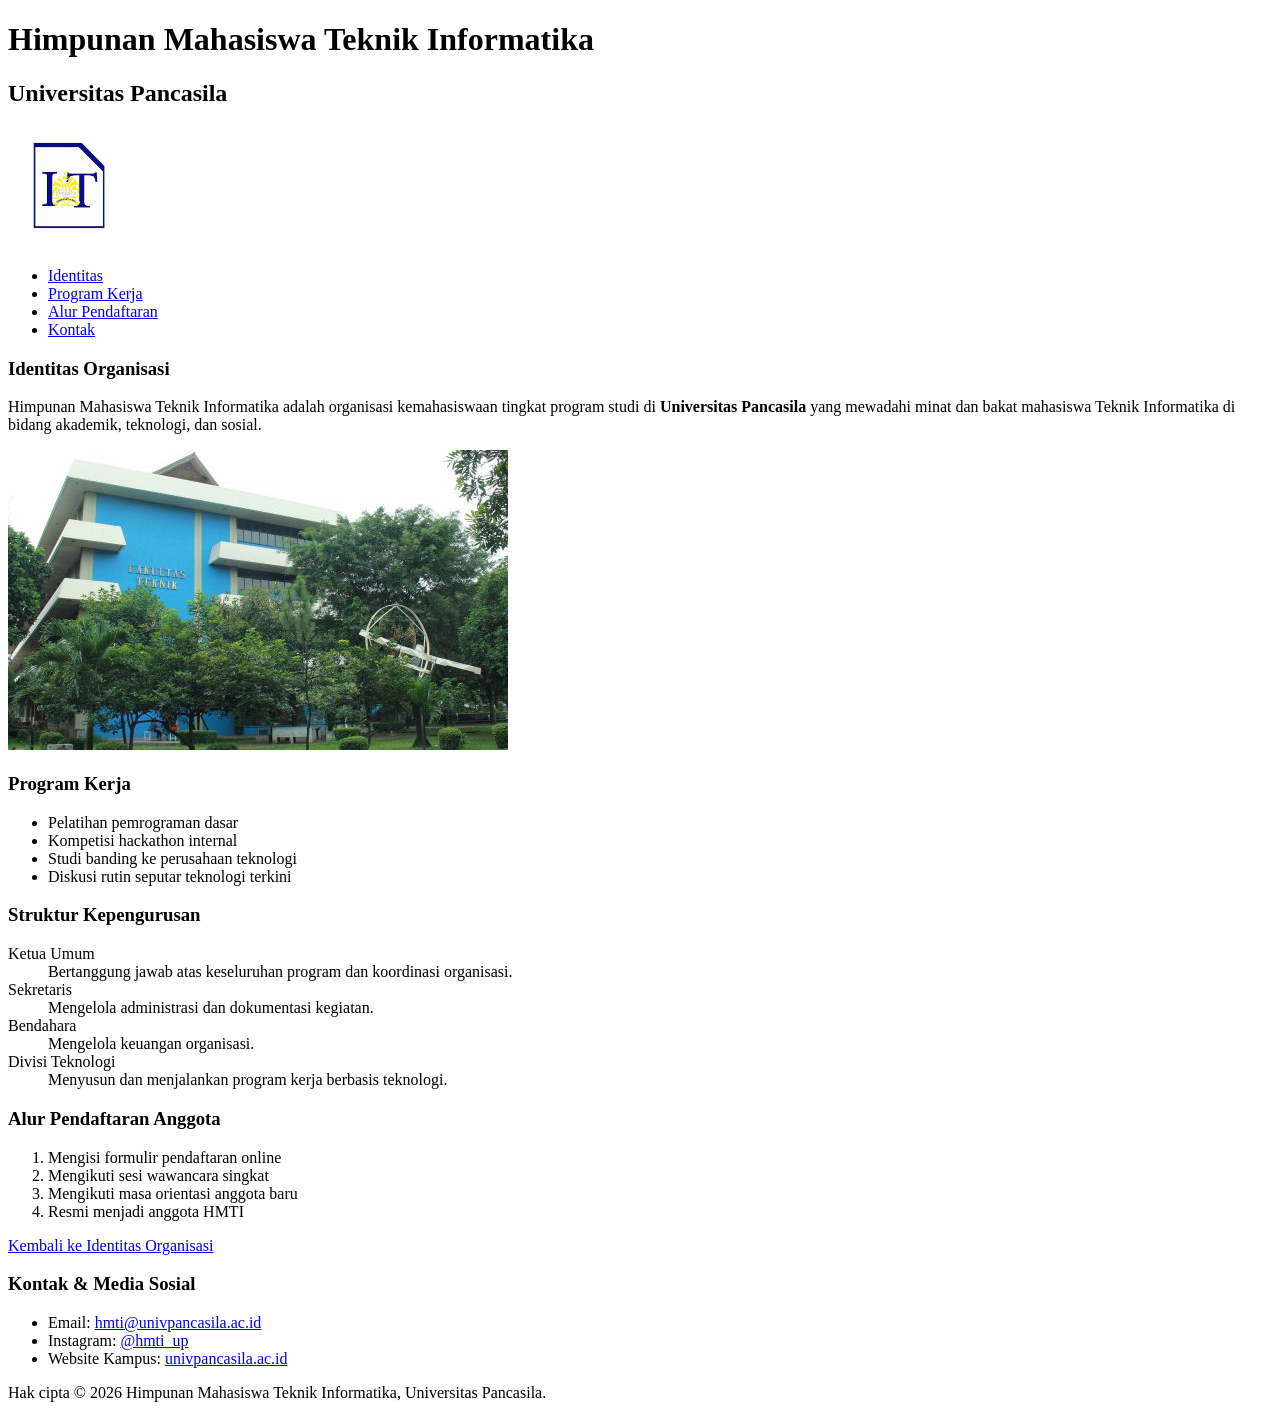
<file: pertemuan2/index.html>
<!DOCTYPE html>
<html lang="id">
<head>
  <meta charset="UTF-8">
  <meta name="viewport" content="width=device-width, initial-scale=1.0">
  <title>Profil HMTI - Himpunan Mahasiswa Teknik Informatika</title>
</head>
<body>

  <header>
    <h1>Himpunan Mahasiswa Teknik Informatika</h1>
    <h2>Universitas Pancasila</h2>
    <img src="img/logo.jpg" alt="Logo Himpunan Mahasiswa Teknik Informatika Universitas Pancasila" width="120">
  </header>

  <nav>
    <ul>
      <li><a href="#identitas">Identitas</a></li>
      <li><a href="#program">Program Kerja</a></li>
      <li><a href="#pendaftaran">Alur Pendaftaran</a></li>
      <li><a href="#kontak">Kontak</a></li>
    </ul>
  </nav>

  <main>

    <section id="identitas">
      <h3>Identitas Organisasi</h3>
      <p>Himpunan Mahasiswa Teknik Informatika adalah organisasi kemahasiswaan tingkat program studi di <strong>Universitas Pancasila</strong> yang mewadahi minat dan bakat mahasiswa Teknik Informatika di bidang akademik, teknologi, dan sosial.</p>
      <img src="img/gedung-FTUP.jpg" alt="Gedung sekretariat HMTI di kampus Universitas Pancasila, Depok">
    </section>

    <section id="program">
      <h3>Program Kerja</h3>
      <ul>
        <li>Pelatihan pemrograman dasar</li>
        <li>Kompetisi hackathon internal</li>
        <li>Studi banding ke perusahaan teknologi</li>
        <li>Diskusi rutin seputar teknologi terkini</li>
      </ul>

      <h3>Struktur Kepengurusan</h3>
      <dl>
        <dt>Ketua Umum</dt>
        <dd>Bertanggung jawab atas keseluruhan program dan koordinasi organisasi.</dd>
        <dt>Sekretaris</dt>
        <dd>Mengelola administrasi dan dokumentasi kegiatan.</dd>
        <dt>Bendahara</dt>
        <dd>Mengelola keuangan organisasi.</dd>
        <dt>Divisi Teknologi</dt>
        <dd>Menyusun dan menjalankan program kerja berbasis teknologi.</dd>
      </dl>
    </section>

    <section id="pendaftaran">
      <h3>Alur Pendaftaran Anggota</h3>
      <ol>
        <li>Mengisi formulir pendaftaran online</li>
        <li>Mengikuti sesi wawancara singkat</li>
        <li>Mengikuti masa orientasi anggota baru</li>
        <li>Resmi menjadi anggota HMTI</li>
      </ol>
      <p><a href="#identitas">Kembali ke Identitas Organisasi</a></p>
    </section>

    <section id="kontak">
      <h3>Kontak &amp; Media Sosial</h3>
      <ul>
        <li>Email: <a href="mailto:hmti@univpancasila.ac.id">hmti@univpancasila.ac.id</a></li>
        <li>Instagram: <a href="https://www.instagram.com/hmti_up" target="_blank" rel="noopener">@hmti_up</a></li>
        <li>Website Kampus: <a href="https://www.univpancasila.ac.id" target="_blank" rel="noopener">univpancasila.ac.id</a></li>
      </ul>
    </section>

  </main>

  <footer>
    <p>Hak cipta &copy; 2026 Himpunan Mahasiswa Teknik Informatika, Universitas Pancasila.</p>
  </footer>

</body>
</html>
</file>
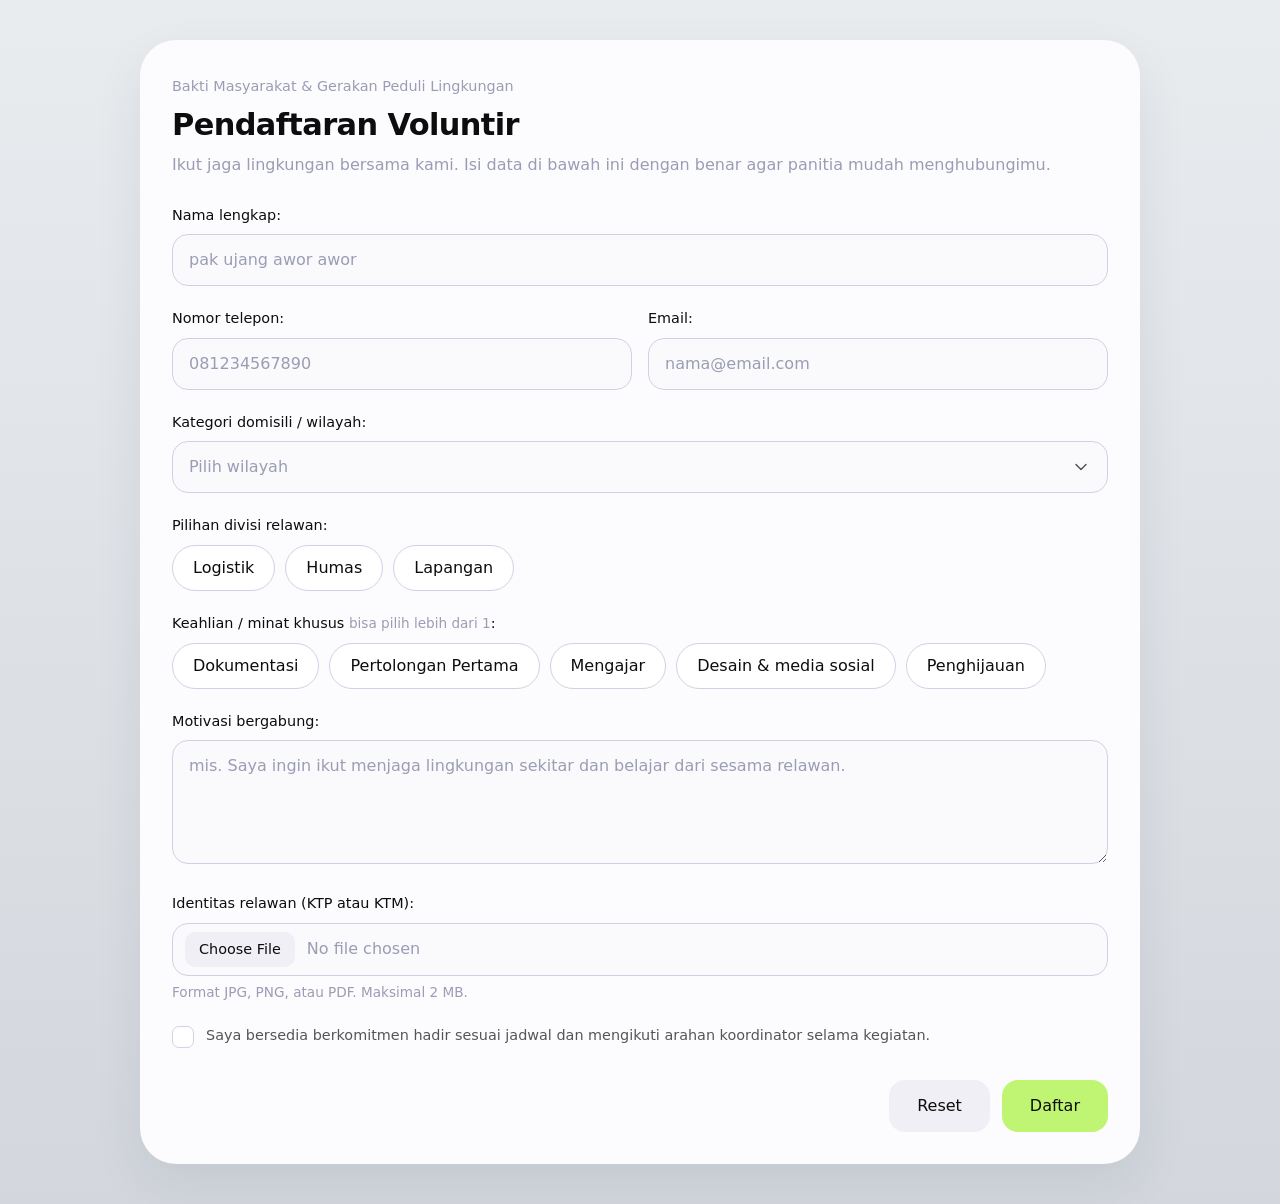
<file: Pertemuan7/index.html>
<!DOCTYPE html>
<html lang="id">
<head>
  <meta charset="UTF-8">
  <meta name="viewport" content="width=device-width, initial-scale=1">
  <title>Pendaftaran Voluntir</title>
  <link rel="stylesheet" href="style.css">
</head>
<body>
  <main class="kartu">

    <p class="label">Bakti Masyarakat &amp; Gerakan Peduli Lingkungan</p>
    <h1>Pendaftaran Voluntir</h1>
    <p class="deskripsi">Ikut jaga lingkungan bersama kami. Isi data di bawah ini dengan benar agar panitia mudah menghubungimu.</p>

    <form>

      <!-- 1. NAMA LENGKAP (text) -->
      <div class="field">
        <label for="nama">Nama lengkap:</label>
        <input type="text" id="nama" name="nama" required minlength="3" maxlength="60"
               pattern="[A-Za-z .'\-]{3,60}" autocomplete="name" placeholder="pak ujang awor awor">
        <small class="pesan">Isi 3–60 karakter, hanya huruf, spasi, titik, apostrof, atau strip.</small>
      </div>

      <div class="baris">
        <!-- 1. NOMOR TELEPON (tel) -->
        <div class="field">
          <label for="hp">Nomor telepon:</label>
          <input type="tel" id="hp" name="hp" required inputmode="numeric"
                 pattern="(\+62|62|0)8[1-9][0-9]{7,10}" autocomplete="tel" placeholder="081234567890">
          <small class="pesan">Gunakan nomor Indonesia berawalan 08, 62, atau +62 (10–13 digit).</small>
        </div>

        <!-- EMAIL -->
        <div class="field">
          <label for="email">Email:</label>
          <input type="email" id="email" name="email" required maxlength="100"
                 autocomplete="email" placeholder="nama@email.com">
          <small class="pesan">Format email belum benar, contoh: nama@email.com.</small>
        </div>
      </div>

      <!-- 2. DOMISILI (select) -->
      <div class="field">
        <label for="domisili">Kategori domisili / wilayah:</label>
        <select id="domisili" name="domisili" required>
          <option value="">Pilih wilayah</option>
          <option value="ngawi-selatan">Ngawi Selatan</option>
          <option value="ngawi-utara">Ngawi Utara</option>
          <option value="mojokerto">Jomokerto</option>
        </select>
        <small class="pesan">Pilih wilayah domisilimu.</small>
      </div>

      <!-- 3. DIVISI (radio) -->
      <fieldset class="field grup">
        <legend>Pilihan divisi relawan:</legend>
        <div class="pills">
          <label class="pill"><input type="radio" name="divisi" value="logistik" required><span>Logistik</span></label>
          <label class="pill"><input type="radio" name="divisi" value="humas"><span>Humas</span></label>
          <label class="pill"><input type="radio" name="divisi" value="lapangan"><span>Lapangan</span></label>
        </div>
        <small class="pesan">Pilih salah satu divisi.</small>
      </fieldset>

      <!-- 4. KEAHLIAN / MINAT (checkbox grup) -->
      <fieldset class="field grup">
        <legend>Keahlian / minat khusus <span class="catatan">bisa pilih lebih dari 1</span>:</legend>
        <div class="pills">
          <label class="pill"><input type="checkbox" name="keahlian[]" value="dokumentasi"><span>Dokumentasi</span></label>
          <label class="pill"><input type="checkbox" name="keahlian[]" value="p3k"><span>Pertolongan Pertama</span></label>
          <label class="pill"><input type="checkbox" name="keahlian[]" value="mengajar"><span>Mengajar</span></label>
          <label class="pill"><input type="checkbox" name="keahlian[]" value="desain"><span>Desain &amp; media sosial</span></label>
          <label class="pill"><input type="checkbox" name="keahlian[]" value="konservasi"><span>Penghijauan</span></label>
        </div>
      </fieldset>

      <!-- 5. MOTIVASI (textarea) -->
      <div class="field">
        <label for="motivasi">Motivasi bergabung:</label>
        <textarea id="motivasi" name="motivasi" rows="4" required minlength="20" maxlength="300"
                  placeholder="mis. Saya ingin ikut menjaga lingkungan sekitar dan belajar dari sesama relawan."></textarea>
        <small class="pesan">Tulis minimal 20 karakter (maksimal 300).</small>
      </div>

      <!-- FILE UPLOAD -->
      <div class="field">
        <label for="berkas">Identitas relawan (KTP atau KTM):</label>
        <input type="file" id="berkas" name="berkas" required
               accept=".jpg,.jpeg,.png,.pdf,image/jpeg,image/png,application/pdf">
        <small class="catatan">Format JPG, PNG, atau PDF. Maksimal 2 MB.</small>
        <small class="pesan">Pilih berkas berformat JPG, PNG, atau PDF.</small>
      </div>

      <!-- 6. PERSETUJUAN KOMITMEN (checkbox required) -->
      <div class="field">
        <label class="setuju">
          <input type="checkbox" name="setuju" value="ya" required>
          <span>Saya bersedia berkomitmen hadir sesuai jadwal dan mengikuti arahan koordinator selama kegiatan.</span>
        </label>
        <small class="pesan">Centang persetujuan komitmen untuk melanjutkan.</small>
      </div>

      <div class="aksi">
        <button type="reset" class="sekunder">Reset</button>
        <button type="submit" class="utama">Daftar</button>
      </div>
    </form>

  </main>
</body>
</html>
</file>
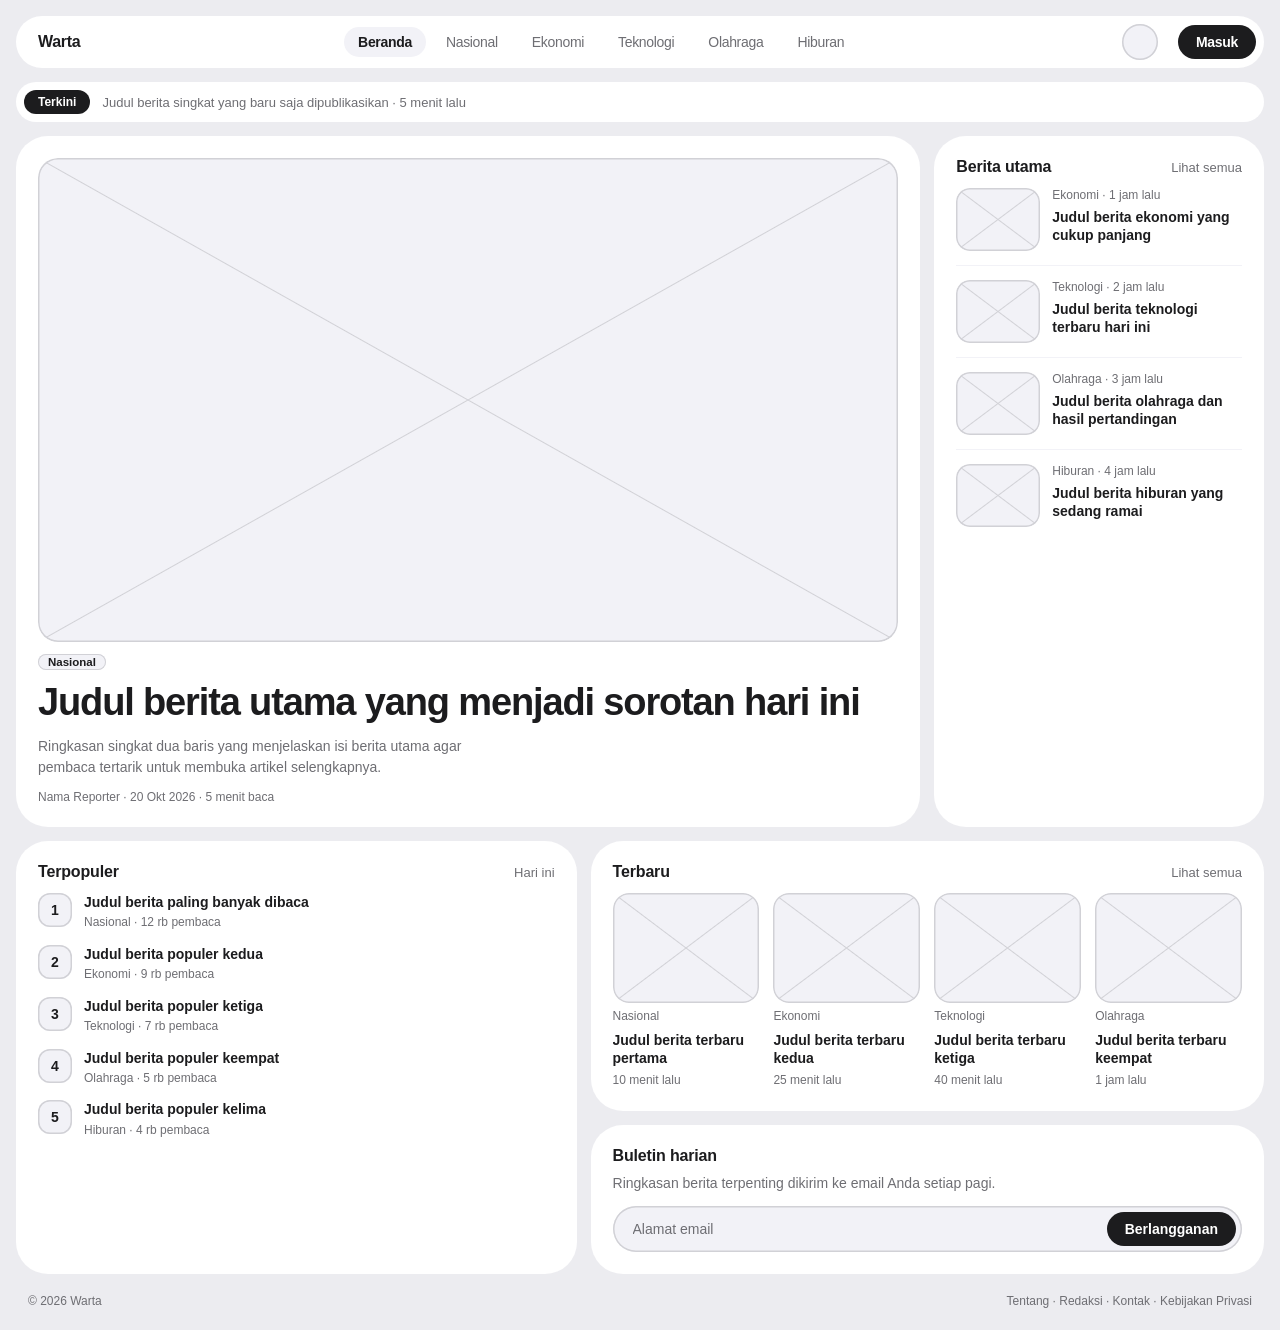
<file: tugasprak-5/index.html>
<!doctype html>
<html lang="id">
  <head>
    <meta charset="UTF-8" />
    <meta
      name="viewport"
      content="width=device-width, initial-scale=1, viewport-fit=cover"
    />
    <title>Wireframe Portal Berita</title>
    <link rel="stylesheet" href="style.css" />
  </head>
  <body>
    <nav>
      Warta
      <div class="links">
        <span class="on">Beranda</span><span>Nasional</span
        ><span>Ekonomi</span><span>Teknologi</span><span>Olahraga</span
        ><span>Hiburan</span>
      </div>
      <div class="icon"></div>
      <div class="btn">Masuk</div>
    </nav>

    <!-- Kategori (mobile / tablet) -->
    <div class="cats">
      <span class="chip on">Beranda</span><span class="chip">Nasional</span
      ><span class="chip">Ekonomi</span><span class="chip">Teknologi</span
      ><span class="chip">Olahraga</span><span class="chip">Hiburan</span
      ><span class="chip">Opini</span>
    </div>

    <div class="ticker">
      <div class="btn">Terkini</div>
      <span>Judul berita singkat yang baru saja dipublikasikan · 5 menit lalu</span>
    </div>

    <main class="bento">
      <!-- Headline -->
      <section class="card hero">
        <div class="ph wide"></div>
        <span class="tag">Nasional</span>
        <h1>Judul berita utama yang menjadi sorotan hari ini</h1>
        <p class="sub">
          Ringkasan singkat dua baris yang menjelaskan isi berita utama agar
          pembaca tertarik untuk membuka artikel selengkapnya.
        </p>
        <div class="m">Nama Reporter · 20 Okt 2026 · 5 menit baca</div>
      </section>

      <!-- Berita utama -->
      <section class="card feat">
        <div class="head">
          <h2>Berita utama</h2>
          <a>Lihat semua</a>
        </div>
        <div class="list">
          <div class="item">
            <div class="ph thumb"></div>
            <div>
              <span class="m">Ekonomi · 1 jam lalu</span>
              <div class="t">Judul berita ekonomi yang cukup panjang</div>
            </div>
          </div>
          <div class="divider"></div>
          <div class="item">
            <div class="ph thumb"></div>
            <div>
              <span class="m">Teknologi · 2 jam lalu</span>
              <div class="t">Judul berita teknologi terbaru hari ini</div>
            </div>
          </div>
          <div class="divider"></div>
          <div class="item">
            <div class="ph thumb"></div>
            <div>
              <span class="m">Olahraga · 3 jam lalu</span>
              <div class="t">Judul berita olahraga dan hasil pertandingan</div>
            </div>
          </div>
          <div class="divider"></div>
          <div class="item">
            <div class="ph thumb"></div>
            <div>
              <span class="m">Hiburan · 4 jam lalu</span>
              <div class="t">Judul berita hiburan yang sedang ramai</div>
            </div>
          </div>
        </div>
      </section>

      <!-- Terpopuler -->
      <section class="card pop">
        <div class="head">
          <h2>Terpopuler</h2>
          <a>Hari ini</a>
        </div>
        <div class="list">
          <div class="item">
            <div class="rank">1</div>
            <div>
              <div class="t">Judul berita paling banyak dibaca</div>
              <div class="m">Nasional · 12 rb pembaca</div>
            </div>
          </div>
          <div class="item">
            <div class="rank">2</div>
            <div>
              <div class="t">Judul berita populer kedua</div>
              <div class="m">Ekonomi · 9 rb pembaca</div>
            </div>
          </div>
          <div class="item">
            <div class="rank">3</div>
            <div>
              <div class="t">Judul berita populer ketiga</div>
              <div class="m">Teknologi · 7 rb pembaca</div>
            </div>
          </div>
          <div class="item">
            <div class="rank">4</div>
            <div>
              <div class="t">Judul berita populer keempat</div>
              <div class="m">Olahraga · 5 rb pembaca</div>
            </div>
          </div>
          <div class="item">
            <div class="rank">5</div>
            <div>
              <div class="t">Judul berita populer kelima</div>
              <div class="m">Hiburan · 4 rb pembaca</div>
            </div>
          </div>
        </div>
      </section>

      <!-- Terbaru -->
      <section class="card latest">
        <div class="head">
          <h2>Terbaru</h2>
          <a>Lihat semua</a>
        </div>
        <div class="grid4">
          <div>
            <div class="ph"></div>
            <span class="m">Nasional</span>
            <div class="t">Judul berita terbaru pertama</div>
            <div class="m">10 menit lalu</div>
          </div>
          <div>
            <div class="ph"></div>
            <span class="m">Ekonomi</span>
            <div class="t">Judul berita terbaru kedua</div>
            <div class="m">25 menit lalu</div>
          </div>
          <div>
            <div class="ph"></div>
            <span class="m">Teknologi</span>
            <div class="t">Judul berita terbaru ketiga</div>
            <div class="m">40 menit lalu</div>
          </div>
          <div>
            <div class="ph"></div>
            <span class="m">Olahraga</span>
            <div class="t">Judul berita terbaru keempat</div>
            <div class="m">1 jam lalu</div>
          </div>
        </div>
      </section>

      <!-- Newsletter -->
      <section class="card news">
        <div style="display: flex; flex-direction: column; gap: 8px">
          <h2>Buletin harian</h2>
          <p class="sub">
            Ringkasan berita terpenting dikirim ke email Anda setiap pagi.
          </p>
        </div>
        <div class="field">
          <span>Alamat email</span>
          <div class="btn">Berlangganan</div>
        </div>
      </section>
    </main>

    <footer>
      <span>© 2026 Warta</span>
      <span>Tentang · Redaksi · Kontak · Kebijakan Privasi</span>
    </footer>
  </body>
</html>
</file>
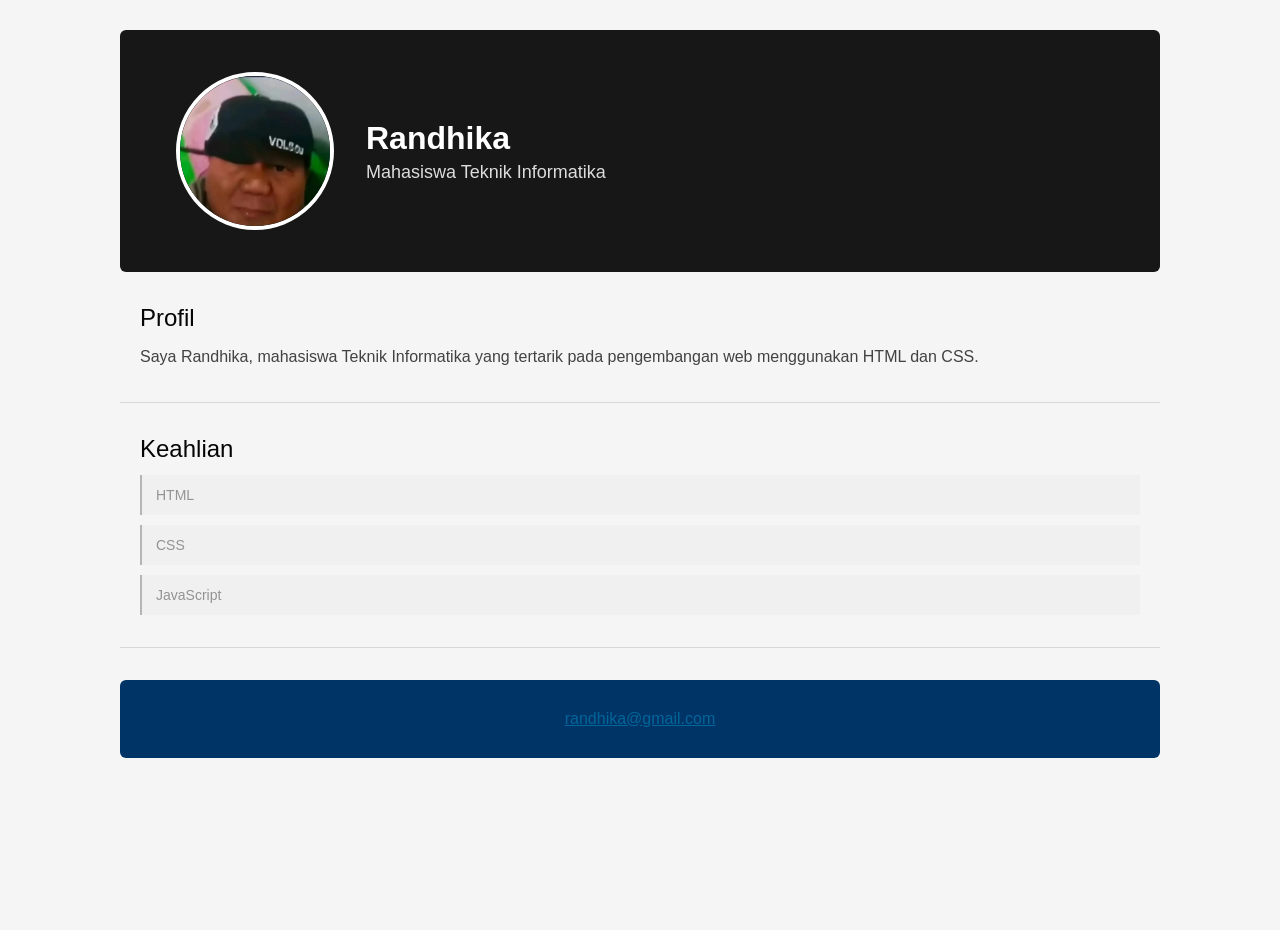
<file: pertemuan3/css-inline/index.html>
<!DOCTYPE html>
<html lang="id">
<head>
    <meta charset="utf-8">
    <meta name="viewport" content="width=device-width, initial-scale=1">
    <meta name="description" content="CV mahasiswa Teknik Informatika Randhika.">
    <title>CV Mahasiswa | Randhika</title>
</head>
<body style="margin:0; min-height:100vh; font-family:Arial, Helvetica, sans-serif; color:#202020; background-color:#f5f5f5; background-image:radial-gradient(#e2e2e2 0.7px, transparent 0.7px); background-size:22px 22px;">

    <div style="width:min(100% - 48px, 1040px); margin:30px auto;">

        <div style="display:flex; flex-wrap:wrap; align-items:center; gap:32px; padding:42px 56px; border-radius:6px; background:#171717;">
            <img class="foto-profil" src="img/ha.jpg" alt="Foto profil Randhika"
                 style="width:150px; height:150px; border:4px solid #ffffff; border-radius:50%; object-fit:cover;">
            <div>
                <h1 style="margin-top:0; margin-bottom:5px; color:#ffffff; font-size:32px; font-weight:bold;">Randhika</h1>
                <p class="profesi" style="margin:0; color:rgba(255,255,255,0.85); font-size:18px;">Mahasiswa Teknik Informatika</p>
            </div>
        </div>

        <div class="profil" style="padding:32px 20px; border-bottom:1px solid #d7d7d7;">
            <h2 style="margin:0 0 12px; color:#050505; font-size:24px; font-weight:400;">Profil</h2>
            <p style="margin:0; color:#424242; font-size:16px; line-height:1.6;">Saya Randhika, mahasiswa Teknik Informatika yang tertarik pada pengembangan web menggunakan HTML dan CSS.</p>
        </div>


        <div class="keahlian" style="padding:32px 20px; border-bottom:1px solid #d7d7d7;">
            <h2 style="margin:0 0 12px; color:#050505; font-size:24px; font-weight:400;">Keahlian</h2>
            <ul style="margin:0; padding:0; list-style:none;">
                <li style="margin-bottom:10px; padding:12px 14px; border-left:2px solid #777; background:#ededed; color:#333; font-size:14px;opacity: 50%;">HTML</li>
                <li style="margin-bottom:10px; padding:12px 14px; border-left:2px solid #777; background:#ededed; color:#333; font-size:14px; opacity: 50%;">CSS</li>
                <li style="padding:12px 14px; border-left:2px solid #777; background:#ededed; color:#333; font-size:14px; opacity: 50%;">JavaScript</li>
            </ul>
        </div>

  <footer>
        <div class="kontak" style="margin-top:32px; padding:30px; border-radius:6px; background-color:#003366; text-align:center;">
            <a href="mailto:randhika@gmail.com" style="color:#006699; font-size:16px;">randhika@gmail.com</a>
        </div>
</footer>

    </div>
</body>
</html>
</file>
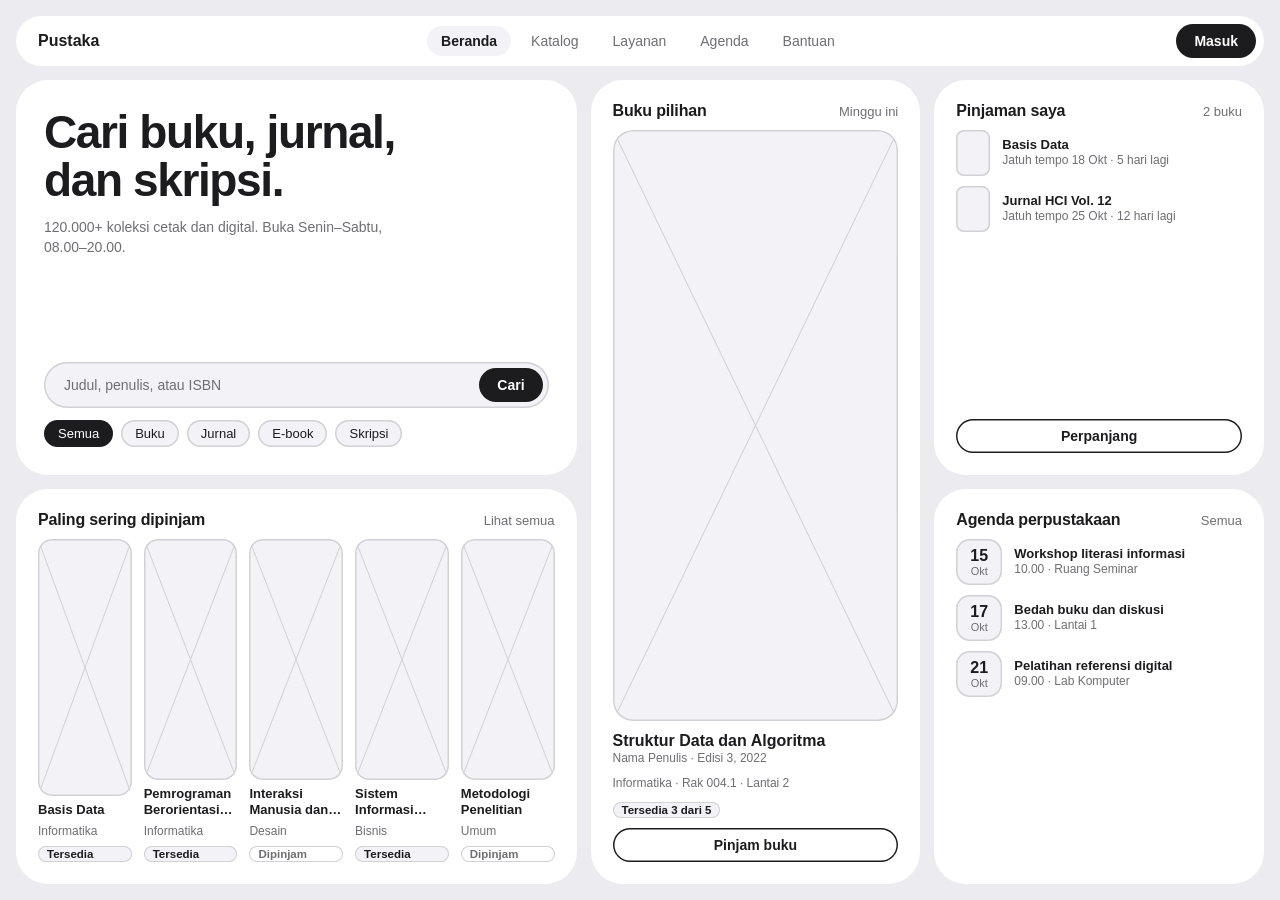
<file: pertemuan5/wireframe-perpustakaan.html>
<!doctype html>
<html lang="id">
  <head>
    <meta charset="UTF-8" />
    <meta
      name="viewport"
      content="width=device-width, initial-scale=1, viewport-fit=cover"
    />
    <title>Wireframe Perpustakaan</title>
    <style>
      :root {
        --bg: #ececf0;
        --card: #fff;
        --ink: #1c1c1e;
        --mid: #6e6e73;
        --line: #d1d1d6;
        --ph: #e5e5ea;
        --soft: #f2f2f7;
        --gap: 14px;
      }
      * {
        box-sizing: border-box;
        margin: 0;
      }
      body {
        background: var(--bg);
        color: var(--ink);
        font-family:
          -apple-system, BlinkMacSystemFont, "SF Pro Display", Inter,
          "Segoe UI", sans-serif;
        display: flex;
        flex-direction: column;
        gap: var(--gap);
        min-height: 100dvh;
        padding: max(16px, env(safe-area-inset-top)) 16px
          max(16px, env(safe-area-inset-bottom));
      }

      nav {
        flex: none;
        display: flex;
        align-items: center;
        gap: 20px;
        background: var(--card);
        border-radius: 999px;
        padding: 8px 8px 8px 22px;
        font-weight: 700;
      }
      nav .links {
        display: flex;
        gap: 6px;
        margin: 0 auto;
      }
      nav .links span {
        font-weight: 500;
        color: var(--mid);
        font-size: 14px;
        padding: 7px 14px;
        border-radius: 999px;
      }
      nav .links .on {
        background: var(--soft);
        color: var(--ink);
        font-weight: 600;
      }
      .btn {
        background: var(--ink);
        color: #fff;
        border-radius: 999px;
        padding: 9px 18px;
        font-size: 14px;
        font-weight: 600;
        white-space: nowrap;
      }
      .btn.line {
        background: none;
        color: var(--ink);
        box-shadow: inset 0 0 0 1.5px var(--ink);
        text-align: center;
      }

      .bento {
        flex: 1;
        min-height: 0;
        display: grid;
        gap: var(--gap);
        grid-template-columns: 1.7fr 1fr 1fr;
        grid-template-rows: repeat(2, minmax(0, 1fr));
        grid-template-areas: "hero feat loan" "pop feat agenda";
      }
      .card {
        background: var(--card);
        border-radius: 32px;
        padding: 22px;
        display: flex;
        flex-direction: column;
        gap: 10px;
        overflow: hidden;
        min-width: 0;
        min-height: 0;
      }
      .hero {
        grid-area: hero;
        justify-content: space-between;
        padding: 28px;
      }
      .feat {
        grid-area: feat;
      }
      .pop {
        grid-area: pop;
      }
      .loan {
        grid-area: loan;
      }
      .agenda {
        grid-area: agenda;
      }

      h1 {
        font-size: clamp(28px, 3.8vw, 46px);
        line-height: 1.05;
        letter-spacing: -0.03em;
        max-width: 15ch;
      }
      h2 {
        font-size: 16px;
        letter-spacing: -0.01em;
      }
      .head {
        display: flex;
        justify-content: space-between;
        align-items: baseline;
        gap: 8px;
      }
      .head a {
        font-size: 13px;
        color: var(--mid);
      }
      .sub {
        font-size: 14px;
        color: var(--mid);
        line-height: 1.45;
        max-width: 46ch;
      }
      .t {
        font-size: 13px;
        font-weight: 600;
        line-height: 1.25;
        display: -webkit-box;
        -webkit-line-clamp: 2;
        line-clamp: 2;
        -webkit-box-orient: vertical;
        overflow: hidden;
      }
      .m {
        font-size: 12px;
        color: var(--mid);
        line-height: 1.3;
      }
      .ok {
        display: inline-block;
        font-size: 11.5px;
        font-weight: 600;
        border-radius: 999px;
        padding: 2px 9px;
        background: var(--soft);
        box-shadow: inset 0 0 0 1px var(--line);
      }
      .ok.no {
        background: none;
        color: var(--mid);
      }

      .search {
        display: flex;
        align-items: center;
        gap: 12px;
        background: var(--soft);
        border-radius: 999px;
        padding: 6px 6px 6px 20px;
        box-shadow: inset 0 0 0 1.5px var(--line);
        color: var(--mid);
        font-size: 14px;
      }
      .search span {
        flex: 1;
      }
      .chips {
        display: flex;
        flex-wrap: wrap;
        gap: 8px;
      }
      .chip {
        padding: 6px 14px;
        border-radius: 999px;
        background: var(--soft);
        font-size: 13px;
        box-shadow: inset 0 0 0 1.5px var(--line);
      }
      .chip.on {
        background: var(--ink);
        color: #fff;
        box-shadow: none;
      }

      .ph {
        flex: 1;
        min-height: 0;
        border-radius: 20px;
        background:
          linear-gradient(
            to top right,
            transparent calc(50% - 1px),
            var(--line) 50%,
            transparent calc(50% + 1px)
          ),
          linear-gradient(
            to top left,
            transparent calc(50% - 1px),
            var(--line) 50%,
            transparent calc(50% + 1px)
          ),
          var(--soft);
        box-shadow: inset 0 0 0 1.5px var(--line);
      }
      .shelf {
        display: grid;
        grid-template-columns: repeat(5, minmax(0, 1fr));
        gap: 12px;
        flex: 1;
        min-height: 0;
      }
      .shelf > div {
        display: flex;
        flex-direction: column;
        gap: 6px;
        min-height: 0;
      }
      .shelf .ph {
        border-radius: 14px;
      }

      .list {
        display: flex;
        flex-direction: column;
        gap: 10px;
        min-height: 0;
      }
      .item {
        display: flex;
        gap: 12px;
        align-items: center;
      }
      .item > div:last-child {
        min-width: 0;
      }
      .dot {
        width: 46px;
        height: 46px;
        border-radius: 14px;
        background: var(--soft);
        box-shadow: inset 0 0 0 1.5px var(--line);
        flex: none;
        display: flex;
        flex-direction: column;
        align-items: center;
        justify-content: center;
        font-size: 11px;
        color: var(--mid);
        line-height: 1.1;
      }
      .dot b {
        font-size: 16px;
        color: var(--ink);
      }
      .cov {
        width: 34px;
        height: 46px;
        border-radius: 8px;
        flex: none;
        background: var(--soft);
        box-shadow: inset 0 0 0 1.5px var(--line);
      }
      .sp {
        margin-top: auto;
      }

      @media (min-width: 761px) and (min-height: 640px) {
        body {
          height: 100dvh;
          overflow: hidden;
          min-height: 0;
        }
      }
      @media (max-width: 1000px) and (min-width: 761px) {
        .shelf {
          grid-template-columns: repeat(4, minmax(0, 1fr));
        }
        .shelf > div:nth-child(5) {
          display: none;
        }
        nav .links {
          display: none;
        }
        nav .btn {
          margin-left: auto;
        }
      }
      @media (max-width: 760px) {
        body {
          padding-left: 12px;
          padding-right: 12px;
        }
        nav .links {
          display: none;
        }
        nav .btn {
          margin-left: auto;
        }
        .bento {
          grid-template-columns: 1fr;
          grid-template-rows: none;
          grid-template-areas: "hero" "feat" "pop" "loan" "agenda";
        }
        .feat {
          height: 380px;
        }
        .pop {
          height: 300px;
        }
        .card {
          padding: 18px;
          border-radius: 26px;
        }
        .hero {
          padding: 22px;
          gap: 20px;
        }
        .shelf {
          grid-template-columns: repeat(3, minmax(0, 1fr));
        }
        .shelf > div:nth-child(n + 4) {
          display: none;
        }
      }
    </style>
  </head>
  <body>
    <nav>
      Pustaka
      <div class="links">
        <span class="on">Beranda</span><span>Katalog</span><span>Layanan</span
        ><span>Agenda</span><span>Bantuan</span>
      </div>
      <div class="btn">Masuk</div>
    </nav>

    <main class="bento">
      <!-- Hero -->
      <section class="card hero">
        <div style="display: flex; flex-direction: column; gap: 12px">
          <h1>Cari buku, jurnal, dan skripsi.</h1>
          <p class="sub">
            120.000+ koleksi cetak dan digital. Buka Senin–Sabtu, 08.00–20.00.
          </p>
        </div>
        <div style="display: flex; flex-direction: column; gap: 12px">
          <div class="search">
            <span>Judul, penulis, atau ISBN</span>
            <div class="btn">Cari</div>
          </div>
          <div class="chips">
            <span class="chip on">Semua</span><span class="chip">Buku</span
            ><span class="chip">Jurnal</span><span class="chip">E-book</span
            ><span class="chip">Skripsi</span>
          </div>
        </div>
      </section>

      <!-- Buku pilihan -->
      <section class="card feat">
        <div class="head">
          <h2>Buku pilihan</h2>
          <a>Minggu ini</a>
        </div>
        <div class="ph"></div>
        <div>
          <div class="t" style="font-size: 16px">
            Struktur Data dan Algoritma
          </div>
          <div class="m">Nama Penulis · Edisi 3, 2022</div>
        </div>
        <div class="m">Informatika · Rak 004.1 · Lantai 2</div>
        <div style="display: flex; align-items: center; gap: 10px">
          <span class="ok">Tersedia 3 dari 5</span>
        </div>
        <div class="btn line">Pinjam buku</div>
      </section>

      <!-- Populer -->
      <section class="card pop">
        <div class="head">
          <h2>Paling sering dipinjam</h2>
          <a>Lihat semua</a>
        </div>
        <div class="shelf">
          <div>
            <div class="ph"></div>
            <div class="t">Basis Data</div>
            <div class="m">Informatika</div>
            <span class="ok">Tersedia</span>
          </div>
          <div>
            <div class="ph"></div>
            <div class="t">Pemrograman Berorientasi Objek</div>
            <div class="m">Informatika</div>
            <span class="ok">Tersedia</span>
          </div>
          <div>
            <div class="ph"></div>
            <div class="t">Interaksi Manusia dan Komputer</div>
            <div class="m">Desain</div>
            <span class="ok no">Dipinjam</span>
          </div>
          <div>
            <div class="ph"></div>
            <div class="t">Sistem Informasi Manajemen</div>
            <div class="m">Bisnis</div>
            <span class="ok">Tersedia</span>
          </div>
          <div>
            <div class="ph"></div>
            <div class="t">Metodologi Penelitian</div>
            <div class="m">Umum</div>
            <span class="ok no">Dipinjam</span>
          </div>
        </div>
      </section>

      <!-- Pinjaman -->
      <section class="card loan">
        <div class="head">
          <h2>Pinjaman saya</h2>
          <a>2 buku</a>
        </div>
        <div class="list">
          <div class="item">
            <div class="cov"></div>
            <div>
              <div class="t">Basis Data</div>
              <div class="m">Jatuh tempo 18 Okt · 5 hari lagi</div>
            </div>
          </div>
          <div class="item">
            <div class="cov"></div>
            <div>
              <div class="t">Jurnal HCI Vol. 12</div>
              <div class="m">Jatuh tempo 25 Okt · 12 hari lagi</div>
            </div>
          </div>
        </div>
        <div class="btn line sp">Perpanjang</div>
      </section>

      <!-- Agenda -->
      <section class="card agenda">
        <div class="head">
          <h2>Agenda perpustakaan</h2>
          <a>Semua</a>
        </div>
        <div class="list">
          <div class="item">
            <div class="dot"><b>15</b>Okt</div>
            <div>
              <div class="t">Workshop literasi informasi</div>
              <div class="m">10.00 · Ruang Seminar</div>
            </div>
          </div>
          <div class="item">
            <div class="dot"><b>17</b>Okt</div>
            <div>
              <div class="t">Bedah buku dan diskusi</div>
              <div class="m">13.00 · Lantai 1</div>
            </div>
          </div>
          <div class="item">
            <div class="dot"><b>21</b>Okt</div>
            <div>
              <div class="t">Pelatihan referensi digital</div>
              <div class="m">09.00 · Lab Komputer</div>
            </div>
          </div>
        </div>
      </section>
    </main>
  </body>
</html>
</file>
<file: Pertemuan7/style.css>
:root {
  --lime: #bff573;
  --lime-tua: #aee85c;
  --teks: #0d0d0d;
  --redup: #9a9db3;
  --garis: #cfd2e3;
  --abu: #efeff5;
  --error: #d93a3a;
  --cek: url("data:image/svg+xml,%3Csvg xmlns='http://www.w3.org/2000/svg' viewBox='0 0 24 24' fill='none' stroke='%230d0d0d' stroke-width='3.2' stroke-linecap='round' stroke-linejoin='round'%3E%3Cpath d='M5 12.5l4.5 4.5L19 7.5'/%3E%3C/svg%3E");
  --panah: url("data:image/svg+xml,%3Csvg xmlns='http://www.w3.org/2000/svg' viewBox='0 0 24 24' fill='none' stroke='%23555' stroke-width='1.8' stroke-linecap='round' stroke-linejoin='round'%3E%3Cpath d='M6 9l6 6 6-6'/%3E%3C/svg%3E");
}

* { box-sizing: border-box; }

body {
  margin: 0;
  min-height: 100vh;
  display: grid;
  place-items: center;
  padding: 40px 16px;
  background: linear-gradient(180deg, #e9ecef, #d3d7dd);
  color: var(--teks);
  font: 16px/1.5 "Inter", system-ui, -apple-system, "Segoe UI", Roboto, sans-serif;
}

.kartu {
  width: 100%;
  max-width: 1000px;
  padding: 36px 32px 32px;
  background: #fcfcfe;
  border-radius: 36px;
  box-shadow: 0 20px 50px rgb(20 30 50 / 0.08);
}

.label { margin: 0 0 10px; color: var(--redup); font-size: 0.9rem; }

h1 {
  margin: 0 0 10px;
  font-size: 1.9rem;
  line-height: 1.15;
  font-weight: 800;
  letter-spacing: -0.02em;
}

.deskripsi { margin: 0 0 28px; color: var(--redup); }

form { display: grid; gap: 22px; }

.field { margin: 0; padding: 0; border: 0; min-width: 0; }
.baris { display: grid; grid-template-columns: 1fr 1fr; gap: 16px; }

label, legend { display: block; margin: 0 0 8px; padding: 0; font-size: 0.9rem; font-weight: 500; }

/* ---------- input ---------- */
input[type="text"], input[type="email"], input[type="tel"],
input[type="file"], select, textarea {
  width: 100%;
  padding: 13px 16px;
  background: #fafafd;
  color: var(--teks);
  border: 1px solid var(--garis);
  border-radius: 16px;
  font: inherit;
}

textarea { resize: vertical; min-height: 92px; }
::placeholder { color: var(--redup); }

select {
  appearance: none;
  padding-right: 44px;
  background: #fafafd var(--panah) right 16px center / 20px no-repeat;
}
select:invalid { color: var(--redup); }

input[type="file"] { padding: 8px 12px; color: var(--redup); }
input[type="file"]::file-selector-button {
  margin-right: 12px;
  padding: 7px 14px;
  border: 0;
  border-radius: 10px;
  background: var(--abu);
  color: var(--teks);
  font: inherit;
  font-size: 0.9rem;
  cursor: pointer;
}

:is(input, select, textarea):focus-visible {
  outline: 2px solid var(--teks);
  outline-offset: 2px;
}

.catatan { color: var(--redup); font-weight: 400; font-size: 0.85rem; }
small.catatan { display: block; margin-top: 6px; }

/* ---------- pill (radio dan checkbox grup) ---------- */
.pills { display: flex; flex-wrap: wrap; gap: 10px; }

.pill { position: relative; display: inline-flex; margin: 0; font-weight: 400; font-size: 1rem; }

.pill input {
  position: absolute;
  inset: 0;
  width: 100%;
  height: 100%;
  margin: 0;
  opacity: 0;
  cursor: pointer;
}

.pill span {
  display: inline-flex;
  align-items: center;
  padding: 10px 20px;
  background: #fff;
  border: 1px solid var(--garis);
  border-radius: 999px;
  transition: background 0.15s, border-color 0.15s;
}

.pill span::before {
  content: "";
  width: 0;
  height: 22px;
  margin-right: 0;
  border-radius: 50%;
  background: var(--lime) var(--cek) center / 13px no-repeat;
  transition: width 0.15s, margin-right 0.15s;
}

.pill input:checked + span { background: #f3f4f9; border-color: #b4b8d0; }
.pill input:checked + span::before { width: 22px; margin-right: 8px; }
.pill input:focus-visible + span { outline: 2px solid var(--teks); outline-offset: 2px; }

/* ---------- checkbox persetujuan ---------- */
.setuju {
  display: flex;
  align-items: flex-start;
  gap: 12px;
  margin: 0;
  font-weight: 400;
  color: #555;
  cursor: pointer;
}

.setuju input {
  appearance: none;
  flex: none;
  width: 22px;
  height: 22px;
  margin: 1px 0 0;
  background: #fff;
  border: 1px solid var(--garis);
  border-radius: 7px;
  cursor: pointer;
}
.setuju input:checked { background: var(--lime) var(--cek) center / 14px no-repeat; border-color: var(--lime-tua); }
.setuju input:focus-visible { outline: 2px solid var(--teks); outline-offset: 2px; }

/* ---------- pesan error (CSS saja, lewat :user-invalid) ---------- */
.pesan { display: none; margin-top: 6px; color: var(--error); font-size: 0.85rem; }

:is(input, select, textarea):user-invalid { border-color: var(--error); }
.field:has(:user-invalid) .pesan { display: block; }
.grup:has(input:user-invalid) .pill span { border-color: var(--error); }
.setuju:has(input:user-invalid) input { border-color: var(--error); }

/* ---------- tombol ---------- */
.aksi { display: flex; justify-content: flex-end; gap: 12px; margin-top: 10px; }

button {
  padding: 14px 28px;
  border: 0;
  border-radius: 16px;
  font: inherit;
  font-weight: 500;
  cursor: pointer;
}
.sekunder { background: var(--abu); color: var(--teks); }
.sekunder:hover { background: #e4e4ed; }
.utama { background: var(--lime); color: var(--teks); }
.utama:hover { background: var(--lime-tua); }
button:focus-visible { outline: 2px solid var(--teks); outline-offset: 2px; }

/* ---------- mobile ---------- */
@media (max-width: 520px) {
  body { padding: 20px 12px; }
  .kartu { padding: 28px 20px 24px; border-radius: 28px; }
  h1 { font-size: 1.6rem; }
  .baris { grid-template-columns: 1fr; gap: 22px; }
  .aksi button { flex: 1; }
}

@media (prefers-reduced-motion: reduce) {
  * { transition: none !important; }
}
</file>
<file: tugasprak-5/style.css>
:root {
  --bg: #ececf0;
  --card: #fff;
  --ink: #1c1c1e;
  --mid: #6e6e73;
  --line: #d1d1d6;
  --soft: #f2f2f7;
  --gap: 14px;
}
* {
  box-sizing: border-box;
  margin: 0;
}
body {
  background: var(--bg);
  color: var(--ink);
  font-family:
    -apple-system, BlinkMacSystemFont, "SF Pro Display", Inter,
    "Segoe UI", sans-serif;
  display: flex;
  flex-direction: column;
  gap: var(--gap);
  min-height: 100dvh;
  padding: max(16px, env(safe-area-inset-top)) 16px
    max(16px, env(safe-area-inset-bottom));
}

/* ---------- Navbar ---------- */
nav {
  display: flex;
  align-items: center;
  gap: 20px;
  background: var(--card);
  border-radius: 999px;
  padding: 8px 8px 8px 22px;
  font-weight: 800;
  letter-spacing: -0.02em;
}
nav .links {
  display: flex;
  gap: 6px;
  margin: 0 auto;
}
nav .links span {
  font-weight: 500;
  color: var(--mid);
  font-size: 14px;
  padding: 7px 14px;
  border-radius: 999px;
  white-space: nowrap;
}
nav .links .on {
  background: var(--soft);
  color: var(--ink);
  font-weight: 600;
}
.btn {
  background: var(--ink);
  color: #fff;
  border-radius: 999px;
  padding: 9px 18px;
  font-size: 14px;
  font-weight: 600;
  white-space: nowrap;
}
.btn.line {
  background: none;
  color: var(--ink);
  box-shadow: inset 0 0 0 1.5px var(--ink);
  text-align: center;
}
.icon {
  width: 36px;
  height: 36px;
  border-radius: 50%;
  background: var(--soft);
  box-shadow: inset 0 0 0 1.5px var(--line);
  flex: none;
}

/* Kategori scroll (hanya mobile) */
.cats {
  display: none;
  gap: 8px;
  overflow-x: auto;
  scrollbar-width: none;
  margin: 0 -12px;
  padding: 0 12px;
}
.cats::-webkit-scrollbar {
  display: none;
}

/* ---------- Ticker ---------- */
.ticker {
  display: flex;
  align-items: center;
  gap: 12px;
  background: var(--card);
  border-radius: 999px;
  padding: 8px 8px 8px 8px;
  font-size: 13px;
  min-width: 0;
}
.ticker .btn {
  padding: 5px 14px;
  font-size: 12px;
}
.ticker span {
  flex: 1;
  min-width: 0;
  white-space: nowrap;
  overflow: hidden;
  text-overflow: ellipsis;
  color: var(--mid);
}

/* ---------- Bento grid ---------- */
.bento {
  display: grid;
  gap: var(--gap);
  grid-template-columns: 1.7fr 1fr 1fr;
  grid-template-areas:
    "hero hero feat"
    "hero hero feat"
    "pop latest latest"
    "pop news news";
}
.card {
  background: var(--card);
  border-radius: 32px;
  padding: 22px;
  display: flex;
  flex-direction: column;
  gap: 12px;
  overflow: hidden;
  min-width: 0;
}
.hero {
  grid-area: hero;
  padding: 22px;
}
.feat {
  grid-area: feat;
}
.pop {
  grid-area: pop;
}
.latest {
  grid-area: latest;
}
.news {
  grid-area: news;
  justify-content: space-between;
}

h1 {
  font-size: clamp(24px, 3.2vw, 38px);
  line-height: 1.1;
  letter-spacing: -0.03em;
}
h2 {
  font-size: 16px;
  letter-spacing: -0.01em;
}
.head {
  display: flex;
  justify-content: space-between;
  align-items: baseline;
  gap: 8px;
}
.head a {
  font-size: 13px;
  color: var(--mid);
}
.sub {
  font-size: 14px;
  color: var(--mid);
  line-height: 1.5;
  max-width: 60ch;
}
.t {
  font-size: 14px;
  font-weight: 600;
  line-height: 1.3;
  display: -webkit-box;
  -webkit-line-clamp: 3;
  line-clamp: 3;
  -webkit-box-orient: vertical;
  overflow: hidden;
}
.m {
  font-size: 12px;
  color: var(--mid);
  line-height: 1.3;
}
.tag {
  display: inline-block;
  align-self: flex-start;
  font-size: 11.5px;
  font-weight: 600;
  border-radius: 999px;
  padding: 2px 10px;
  background: var(--soft);
  box-shadow: inset 0 0 0 1px var(--line);
}

.chips {
  display: flex;
  flex-wrap: wrap;
  gap: 8px;
}
.chip {
  padding: 6px 14px;
  border-radius: 999px;
  background: var(--soft);
  font-size: 13px;
  white-space: nowrap;
  flex: none;
  box-shadow: inset 0 0 0 1.5px var(--line);
}
.chip.on {
  background: var(--ink);
  color: #fff;
  box-shadow: none;
}

/* Placeholder gambar (kotak silang) */
.ph {
  border-radius: 20px;
  background:
    linear-gradient(
      to top right,
      transparent calc(50% - 1px),
      var(--line) 50%,
      transparent calc(50% + 1px)
    ),
    linear-gradient(
      to top left,
      transparent calc(50% - 1px),
      var(--line) 50%,
      transparent calc(50% + 1px)
    ),
    var(--soft);
  box-shadow: inset 0 0 0 1.5px var(--line);
  width: 100%;
}
.ph.wide {
  aspect-ratio: 16 / 9;
  flex: 1;
  min-height: 220px;
}

.list {
  display: flex;
  flex-direction: column;
  gap: 14px;
}
.item {
  display: flex;
  gap: 12px;
  align-items: flex-start;
}
.item > div:last-child {
  min-width: 0;
  display: flex;
  flex-direction: column;
  gap: 4px;
}
.thumb {
  width: 84px;
  aspect-ratio: 4 / 3;
  border-radius: 14px;
  flex: none;
}
.rank {
  width: 34px;
  height: 34px;
  border-radius: 12px;
  background: var(--soft);
  box-shadow: inset 0 0 0 1.5px var(--line);
  flex: none;
  display: flex;
  align-items: center;
  justify-content: center;
  font-weight: 800;
  font-size: 14px;
}
.divider {
  height: 1px;
  background: var(--soft);
}

.grid4 {
  display: grid;
  grid-template-columns: repeat(4, minmax(0, 1fr));
  gap: 14px;
}
.grid4 > div {
  display: flex;
  flex-direction: column;
  gap: 6px;
  min-width: 0;
}
.grid4 .ph {
  aspect-ratio: 4 / 3;
  border-radius: 16px;
}

.field {
  display: flex;
  align-items: center;
  gap: 12px;
  background: var(--soft);
  border-radius: 999px;
  padding: 6px 6px 6px 20px;
  box-shadow: inset 0 0 0 1.5px var(--line);
  color: var(--mid);
  font-size: 14px;
}
.field span {
  flex: 1;
  min-width: 0;
  white-space: nowrap;
  overflow: hidden;
  text-overflow: ellipsis;
}

footer {
  display: flex;
  justify-content: space-between;
  flex-wrap: wrap;
  gap: 8px;
  padding: 6px 12px;
  font-size: 12px;
  color: var(--mid);
}

/* ---------- Tablet ---------- */
@media (max-width: 1000px) {
  nav .links {
    display: none;
  }
  nav .btn {
    margin-left: auto;
  }
  .cats {
    display: flex;
  }
  .bento {
    grid-template-columns: 1fr 1fr;
    grid-template-areas:
      "hero hero"
      "feat pop"
      "latest latest"
      "news news";
  }
  .ph.wide {
    min-height: 260px;
  }
}

/* ---------- Mobile ---------- */
@media (max-width: 640px) {
  body {
    padding-left: 12px;
    padding-right: 12px;
  }
  .bento {
    grid-template-columns: 1fr;
    grid-template-areas: "hero" "feat" "pop" "latest" "news";
  }
  .card {
    padding: 18px;
    border-radius: 26px;
  }
  .ph.wide {
    min-height: 0;
    flex: none;
  }
  .grid4 {
    grid-template-columns: repeat(2, minmax(0, 1fr));
  }
  .thumb {
    width: 76px;
  }
}
</file>
